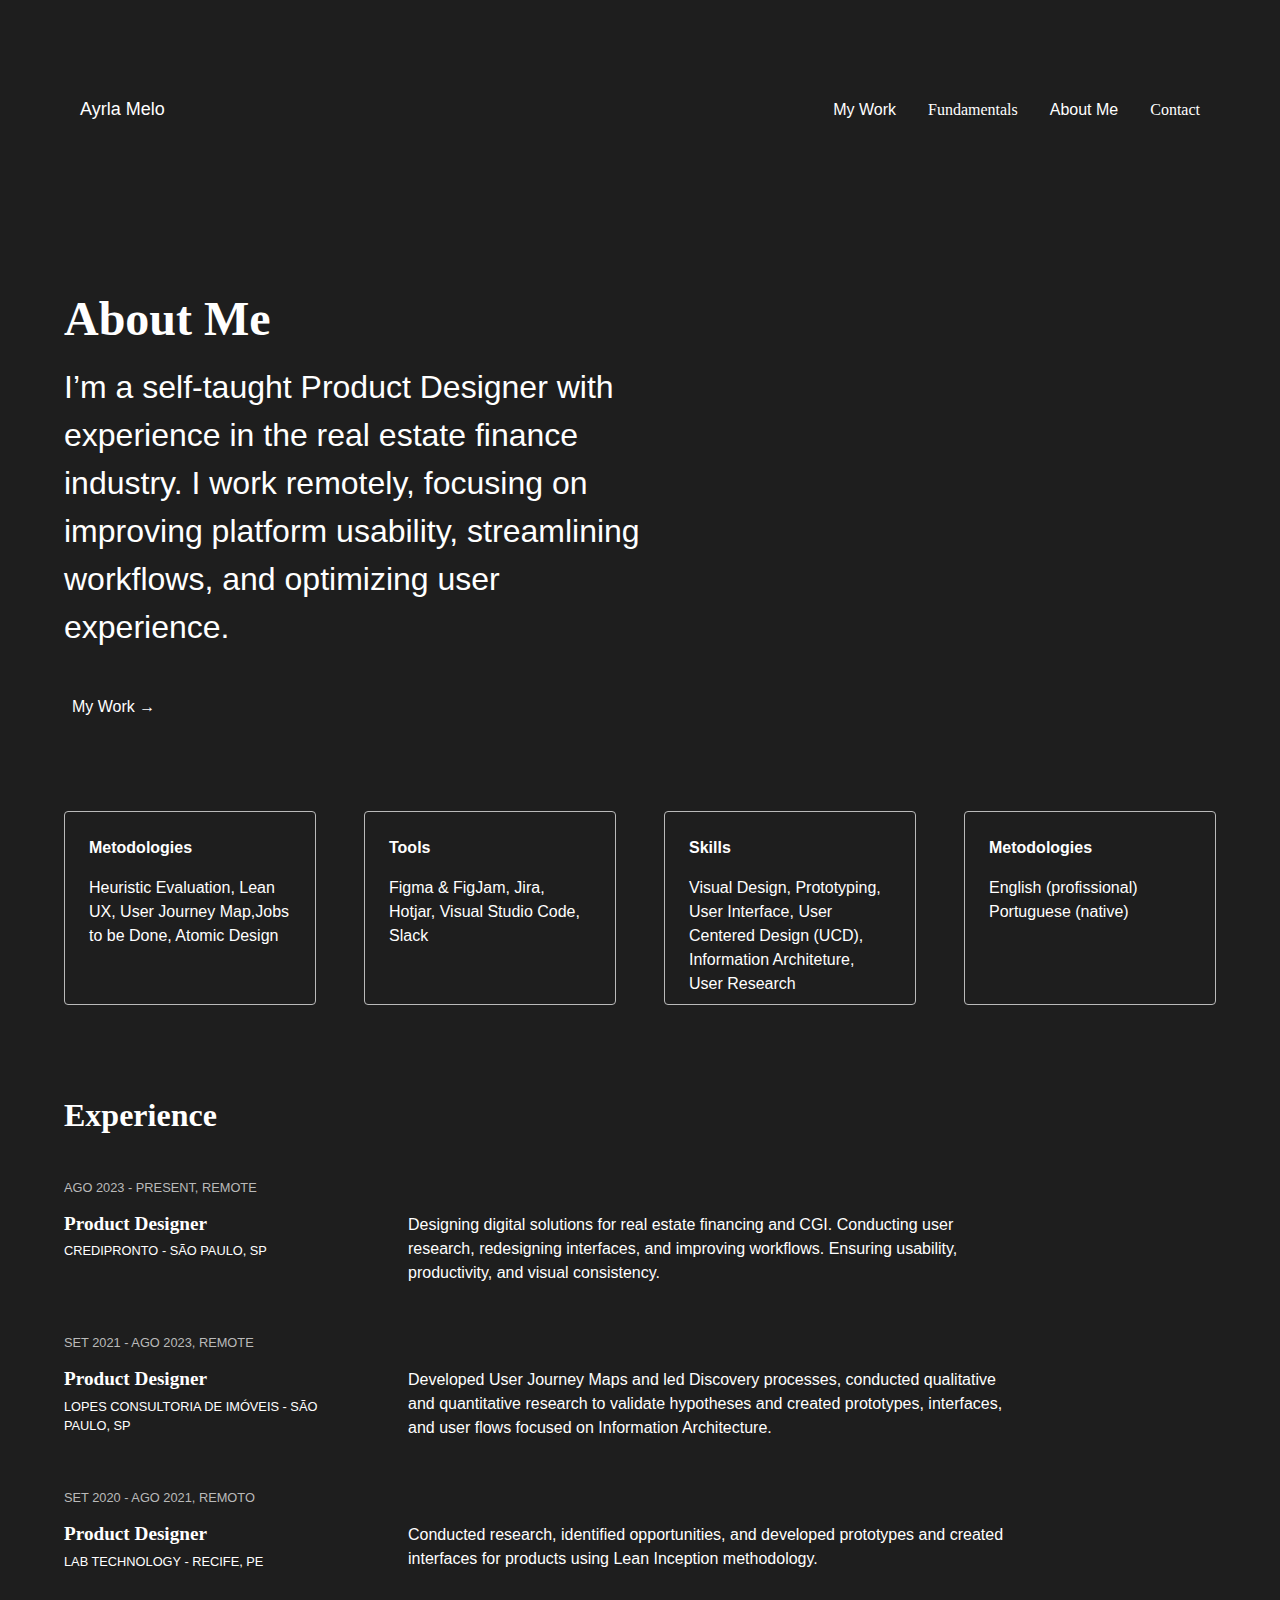
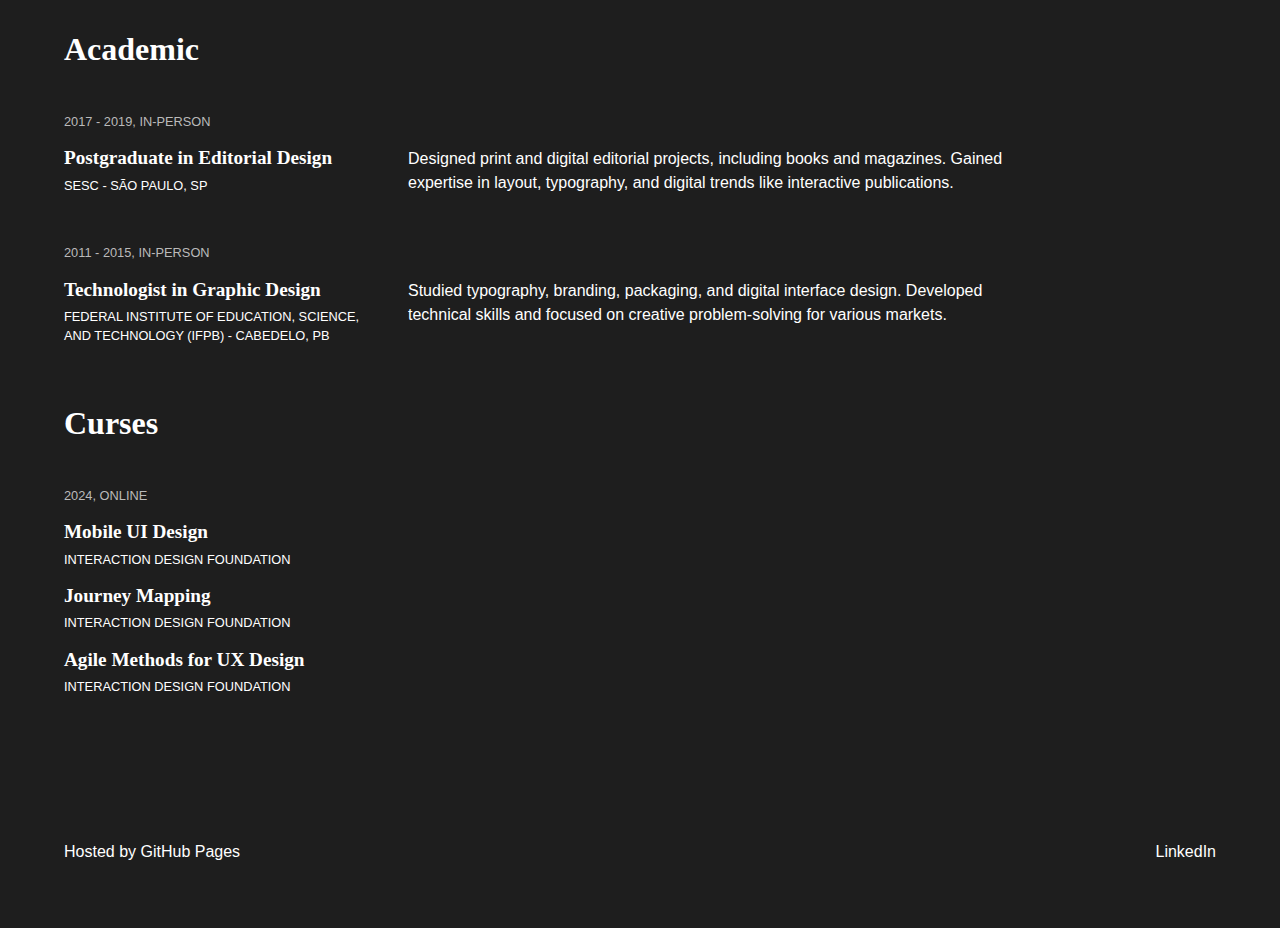
<file: about.html>
<!DOCTYPE html>
<html lang="pt-br">

<head>
  <meta charset="UTF-8">
  <meta name="viewport" content="width=device-width, initial-scale=1.0">
  <title>Portfólio Ayrla Melo</title>
  <link rel="stylesheet" href="style.css">
</head>

<body>

  <!-- ===================================== NavBar ===================================== -->

  <nav>
    <h4 class="logo"><a href="/index.html">Ayrla Melo</a></h4>

    <ul class="menu">
      <li class="menuItem"><a href="/work.html">My Work</a></li>
      <li class="menuItem">Fundamentals</li>
      <li class="menuItem"><a href="/about.html">About Me</a></li>
      <li class="menuItem">Contact</li>
    </ul>
  </nav>

  <!-- ===================================== HeaderAbout ===================================== -->

  <header class="headerAbout">
    <h1>About Me</h1>
    <div class="headerAboutIntro">
      <h2>I’m a self-taught Product Designer with experience in the real estate finance industry. I work remotely, focusing on improving platform usability, streamlining workflows, and optimizing user experience.</h2>
      <a class="buttonPrimary" href="/work.html">My Work &rarr;</a>
    </div>
  </header>

  <!-- ===================================== skillsCard ===================================== -->

  <div class="skillsGroup">

    <div class="skillsCard">
      <h4>Metodologies</h4>
      <p>Heuristic Evaluation, Lean UX, User Journey Map,Jobs to be Done, Atomic Design</p>
    </div>

    <div class="skillsCard">
      <h4>Tools</h4>
      <p>Figma & FigJam, Jira, Hotjar, Visual Studio Code, Slack</p>
    </div>

    <div class="skillsCard">
      <h4>Skills</h4>
      <p>Visual Design, Prototyping, User Interface, User Centered Design (UCD), Information Architeture, User Research</p>
    </div>

    <div class="skillsCard">
      <h4>Metodologies</h4>
      <p>English (profissional) Portuguese (native)</p>
    </div>

  </div>

  <!-- ===================================== Experience ===================================== -->

  <article>
    <div class="experience">

      <h3>Experience</h3>

      <h5 class="experienceTime">Ago 2023 - present, Remote</h5>

      <div class="experienceCard">
        <div class="experienceDetails">
          <h4 class="experienceTitle">Product Designer</h4>
          <h5>CrediPronto - São Paulo, SP</h5>
        </div>
        <div class="experienceDescription">
          <p>Designing digital solutions for real estate financing and CGI. Conducting user research, redesigning interfaces, and improving workflows. Ensuring usability, productivity, and visual consistency.</p>
        </div>
      </div>

      <h5 class="experienceTime">set 2021 - ago 2023, Remote</h5>

      <div class="experienceCard">
        <div class="experienceDetails">
          <h4 class="experienceTitle">Product Designer</h4>
          <h5>Lopes Consultoria de Imóveis - São Paulo, SP</h5>
        </div>
        <div class="experienceDescription">
          <p>Developed User Journey Maps and led Discovery processes, conducted qualitative and quantitative research to validate hypotheses and created prototypes, interfaces, and user flows focused on Information Architecture.</p>
        </div>
      </div>

      <h5 class="experienceTime">set 2020 - ago 2021, Remoto</h5>

      <div class="experienceCard">
        <div class="experienceDetails">
          <h4 class="experienceTitle">Product Designer</h4>
          <h5>Lab Technology - Recife, PE</h5>
        </div>
        <div class="experienceDescription">
          <p>Conducted research, identified opportunities, and developed prototypes and created interfaces for products using Lean Inception methodology.</p>
        </div>
      </div>
    </div>

    <!-- ===================================== Academic ===================================== -->
    <div class="experience">

      <h3>Academic</h3>

      <h5 class="experienceTime">2017 - 2019, In-Person</h5>

      <div class="experienceCard">

        <div class="experienceDetails">
          <h4 class="experienceTitle">Postgraduate in Editorial Design</h4>
          <h5>Sesc - São Paulo, SP</h5>
        </div>

        <div class="experienceDescription">
          <p>Designed print and digital editorial projects, including books and magazines. Gained expertise in layout, typography, and digital trends like interactive publications.</p>

        </div>
      </div>

      <h5 class="experienceTime">2011 - 2015, In-Person</h5>

      <div class="experienceCard">

        <div class="experienceDetails">
          <h4 class="experienceTitle">Technologist in Graphic Design</h4>
          <h5>Federal Institute of Education, Science, and Technology (IFPB) - Cabedelo, PB</h5>
        </div>

        <div class="experienceDescription">
          <p>Studied typography, branding, packaging, and digital interface design. Developed technical skills and focused on creative problem-solving for various markets.</p>
        </div>
      </div>
    </div>

    <!-- ===================================== Curses ===================================== -->
    <div class="experience">

      <h3>Curses</h3>

      <h5 class="experienceTime">2024, online</h5>


      <div class="experienceDetails">
        <h4 class="experienceTitle">Mobile UI Design</h4>
        <h5>Interaction Design Foundation</h5>
      </div>

      <div class="experienceDetails">
        <h4 class="experienceTitle">Journey Mapping</h4>
        <h5>Interaction Design Foundation</h5>
      </div>

      <div class="experienceDetails">
        <h4 class="experienceTitle">Agile Methods for UX Design</h4>
        <h5>Interaction Design Foundation</h5>
      </div>

    </div>
  </article>

  <!-- ===================================== Footer ===================================== -->

  <footer>
    <p>Hosted by GitHub Pages</p>
    <a href="https://www.linkedin.com/in/ayrlamelo/">LinkedIn</a>
  </footer>
</body>

</html>
</file>
<file: style.css>
/* http://meyerweb.com/eric/tools/css/reset/ 
   v2.0 | 20110126
   License: none (public domain)
*/

html,
body,
div,
span,
applet,
object,
iframe,
h1,
h2,
h3,
h4,
h5,
h6,
p,
blockquote,
pre,
a,
abbr,
acronym,
address,
big,
cite,
code,
del,
dfn,
em,
img,
ins,
kbd,
q,
s,
samp,
small,
strike,
strong,
sub,
sup,
tt,
var,
b,
u,
i,
center,
dl,
dt,
dd,
ol,
ul,
li,
fieldset,
form,
label,
legend,
table,
caption,
tbody,
tfoot,
thead,
tr,
th,
td,
article,
aside,
canvas,
details,
embed,
figure,
figcaption,
footer,
header,
hgroup,
menu,
nav,
output,
ruby,
section,
summary,
time,
mark,
audio,
video {
  margin: 0;
  padding: 0;
  border: 0;
  font-size: 100%;
  font: inherit;
  vertical-align: baseline;
}
/* HTML5 display-role reset for older browsers */
article,
aside,
details,
figcaption,
figure,
footer,
header,
hgroup,
menu,
nav,
section {
  display: block;
}
body {
  line-height: 1;
}
ol,
ul {
  list-style: none;
}
blockquote,
q {
  quotes: none;
}
blockquote:before,
blockquote:after,
q:before,
q:after {
  content: "";
  content: none;
}
table {
  border-collapse: collapse;
  border-spacing: 0;
}

/* ================================== GeneralStyles ================================== */

@font-face {
  font-family: "Open Sans", sans-serif;
  src: url(/fonts/Open_Sans/OpenSans-Italic-VariableFont_wdth\,wght.ttf),
    url(/fonts/Open_Sans/OpenSans-VariableFont_wdth\,wght.ttf);
}

@font-face {
  font-family: "Domine", serif;
  src: url(/fonts/Domine/Domine-VariableFont_wght.ttf);
}

body {
  display: flex;
  flex-direction: column;
  justify-content: center;
  align-items: center;
  max-width: 90rem;
  margin-left: auto;
  margin-right: auto;
  box-sizing: border-box;
  background-color: #1e1e1e;
  color: #fff;
  padding: 4rem;
}

/* Font */

h1 {
  color: #fff;
  font-family: "Domine", serif;
  font-size: 3rem;
  font-style: normal;
  font-weight: 600;
  line-height: 150%;
  margin: 0rem;
}

h2 {
  color: #fff;
  font-family: "Open Sans", sans-serif;
  font-size: 2rem;
  font-style: normal;
  font-weight: 200;
  line-height: 150%;
  margin: 0rem;
}

h3 {
  color: #fff;
  font-family: "Domine", serif;
  font-size: 2rem;
  font-style: normal;
  font-weight: 700;
  line-height: 90%; /* 3.6rem */
  margin: 0rem 0rem 2rem 0rem;
}

/* H4 */

h4 {
  color: #fff;
  font-family: "Open Sans", sans-serif;
  font-size: 1rem;
  font-style: normal;
  font-weight: 600;
  line-height: 150%;
  margin: 0rem;
}

.experienceTitle {
  color: #fff;
  font-family: "Domine", serif;
  font-size: 1.2rem;
  font-style: normal;
  font-weight: 600;
  line-height: normal;
  margin: 0rem;
}

/* H5 */

h5 {
  color: #fff;
  font-family: "Open Sans", sans-serif;
  font-size: 0.8rem;
  font-style: normal;
  font-weight: 400;
  line-height: 150%;
  text-transform: uppercase;
  margin: 0rem;
  letter-spacing: 5%;
}

.experienceTime {
  color: #bababa;
  /* font-size: 1rem; */
  font-weight: 200;
  letter-spacing: 5%;
}

p {
  color: #fff;
  font-family: "Open Sans", sans-serif;
  font-size: 1rem;
  font-weight: 200;
  margin: 0rem;
  line-height: 150%;
}

a {
  text-decoration: none;
  color: #fff;
  font-family: "Open Sans", sans-serif;
  font-weight: 200;
}

a:hover {
  color: #bababa;
  text-decoration: underline;
}

/* ================================== NavBar ================================== */

nav {
  display: flex;
  flex-direction: row;
  justify-content: space-between;
  align-items: center;
  align-self: stretch;
  margin: 0px;
}

.logo {
  font-family: "Open Sans";
  font-size: 18px;
  font-weight: 400;
  padding: 2rem 1rem;
  margin: 0px;
}

.menu {
  display: flex;
  flex-wrap: nowrap;
  flex-direction: row;
  gap: 2rem;
  font-family: "Open Sans";
  list-style: none;
  padding: 2rem 1rem;
  margin: 0px;
}

.menuItem:hover {
  text-decoration-line: underline;
}

/* ================================== HeaderHome ================================== */

.HeaderHome {
  display: flex;
  flex-direction: row;
  align-items: flex-end;
  align-self: stretch;
  justify-content: flex-start;
  height: 70vh;
  gap: 3rem;
  margin: 0px;
}

.headerHeadingOne {
  font-family: "Domine";
  font-size: 10rem;
  font-weight: 700;
  line-height: 80%;
  margin: 0px;
  max-width: min-content;
}

.headerHeadline {
  display: flex;
  align-content: flex-start;
  flex-direction: column;
  align-items: flex-start;
  gap: 1rem;
  max-width: 20%;
}

.headerHeadingFour {
  font-family: "Open Sans";
  font-weight: 400;
  line-height: 150%;
  color: #bababa;
  margin: 0rem;
}

.buttonPrimary {
  padding: 1rem 0.5rem;
}

.buttonPrimary:hover {
  text-decoration-line: underline;
}

/* ================================== HeaderAbout ================================== */

.headerAbout {
  display: flex;
  /* align-items: flex-start; */
  flex-direction: column;
  margin-top: 8rem;
  gap: 0.5rem;
  max-width: 100%;
  margin-bottom: 5rem;
}

.headerAboutIntro {
  display: flex;
  align-items: flex-start;
  flex-direction: column;
  max-width: 50%;
  gap: 2rem;
}

/* ================================== SkillsCards ================================== */

.skillsGroup {
  display: flex;
  align-items: flex-start;
  flex-direction: row;
  gap: 3rem;
  align-self: stretch;
  /* margin-top: 8rem; */
  margin-bottom: 6rem;
}

.skillsCard {
  display: flex;
  flex-direction: column;
  gap: 1rem;
  height: 9rem;
  width: 35rem;
  padding: 1.5rem;
  border: 1px solid #bababa;
  border-radius: 4px;
}

/* ================================== Experience ================================== */

article {
  display: flex;
  flex-direction: column;
  align-self: stretch;
  gap: 2rem;
}

.experience {
  display: flex;
  flex-direction: column;
  gap: 1rem;
  align-self: stretch;
}

.experienceCard {
  display: flex;
  flex-direction: row;
  align-items: flex-start;
  gap: 3rem;
  margin-bottom: 2rem;
}

.experienceDetails {
  display: flex;
  width: 18.5rem;
  flex-direction: column;
  justify-content: flex-start;
  align-items: flex-start;
  gap: 0.4rem;
}

.experienceDescription {
  display: flex;
  max-width: 38.5rem;
  justify-content: flex-start;
  align-items: flex-start;
}
/* ================================== Footer ================================== */

footer {
  display: flex;
  justify-content: space-between;
  flex-direction: row;
  align-items: center;
  align-self: stretch;
  margin-top: 1rem;
  padding-top: 8rem;
}
</file>
